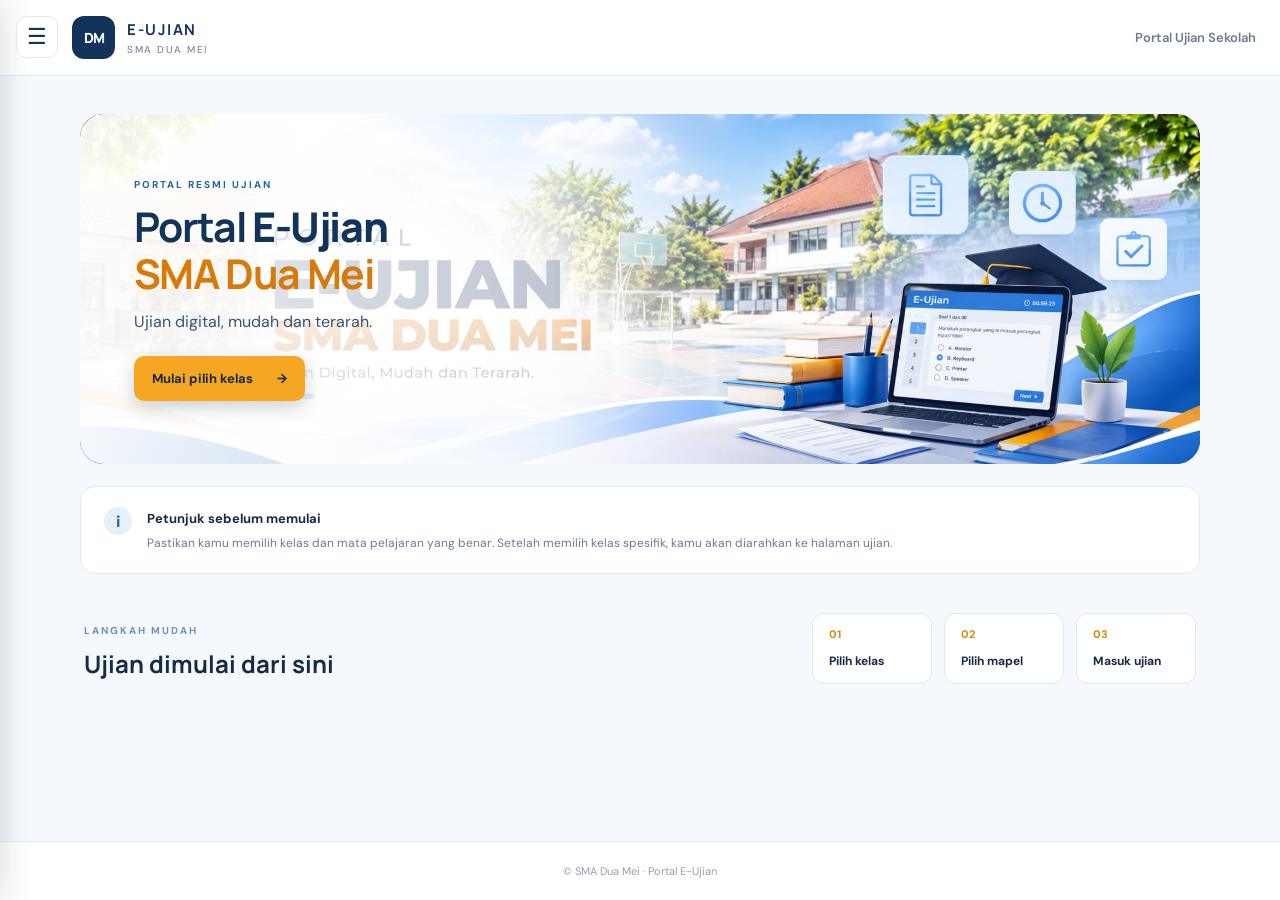
<file: index.html>
<!doctype html>
    <html lang="id">
    <head>
        <meta charset="utf-8">
        <meta name="viewport" content="width=device-width, initial-scale=1">
        <meta name="theme-color" content="#12345a">
        <title>E-Ujian SMA Dua Mei</title>
        <link rel="stylesheet" href="assets/style.css">
    </head>
    <body>
        <aside class="sidebar" id="sidebar">
            <a class="sidebar-brand" href="index.html">
                <span class="brand-mark">DM</span>
                <span>
                    <strong>E-UJIAN</strong>
                    <small>SMA DUA MEI</small>
                </span>
            </a>

            <p class="sidebar-label">MENU UTAMA</p>

            <nav class="sidebar-nav" aria-label="Menu utama">
                <a href="index.html" data-page="home">
                    <span aria-hidden="true">⌂</span> Beranda
                </a>
                <a href="kelas.html" data-page="kelas">
                    <span aria-hidden="true">▦</span> Pilih Kelas
                </a>
            </nav>

            <div class="sidebar-footer">
                Portal Ujian Sekolah
                <small>SMA Dua Mei</small>
            </div>
        </aside>

        <button
            class="sidebar-toggle"
            id="sidebarToggle"
            type="button"
            aria-label="Buka menu navigasi"
            aria-controls="sidebar"
            aria-expanded="false"
        >
            ☰
        </button>

        <div class="sidebar-backdrop" id="sidebarBackdrop"></div>

        <header class="site-header">
            <a class="brand" href="index.html">
                <span class="brand-mark">DM</span>
                <span>
                    <strong>E-UJIAN</strong>
                    <small>SMA DUA MEI</small>
                </span>
            </a>
            <span class="header-label">Portal Ujian Sekolah</span>
        </header>

        <main class="home-wrap">
        <section class="hero hero-image">
            <img
            class="hero-banner"
            src="assets/images/hero-e-ujian.jpg"
            alt="Portal E-Ujian SMA Dua Mei dengan ilustrasi sekolah dan ujian digital"
            >
            <div class="hero-overlay">
            <span class="eyebrow">PORTAL RESMI UJIAN</span>
            <h1>
                Portal <strong>E-Ujian</strong><br>
                <em>SMA Dua Mei</em>
            </h1>
            <p>Ujian digital, mudah dan terarah.</p>
            <a class="button button-orange" href="kelas.html">
                Mulai pilih kelas <span aria-hidden="true">→</span>
            </a>
            </div>
        </section>

        <section class="quick-info">
            <div class="info-icon">i</div>
            <div>
            <strong>Petunjuk sebelum memulai</strong>
            <p>
                Pastikan kamu memilih kelas dan mata pelajaran yang benar. Setelah
                memilih kelas spesifik, kamu akan diarahkan ke halaman ujian.
            </p>
            </div>
        </section>

        <section class="home-bottom">
            <div>
            <span class="eyebrow">LANGKAH MUDAH</span>
            <h2>Ujian dimulai dari sini</h2>
            </div>
            <div class="steps">
            <div><span>01</span><b>Pilih kelas</b></div>
            <div><span>02</span><b>Pilih mapel</b></div>
            <div><span>03</span><b>Masuk ujian</b></div>
            </div>
        </section>
        </main>

        <footer>© SMA Dua Mei · Portal E-Ujian</footer>

    <script src="assets/app.js"></script>
    </body>
</html>
</file>
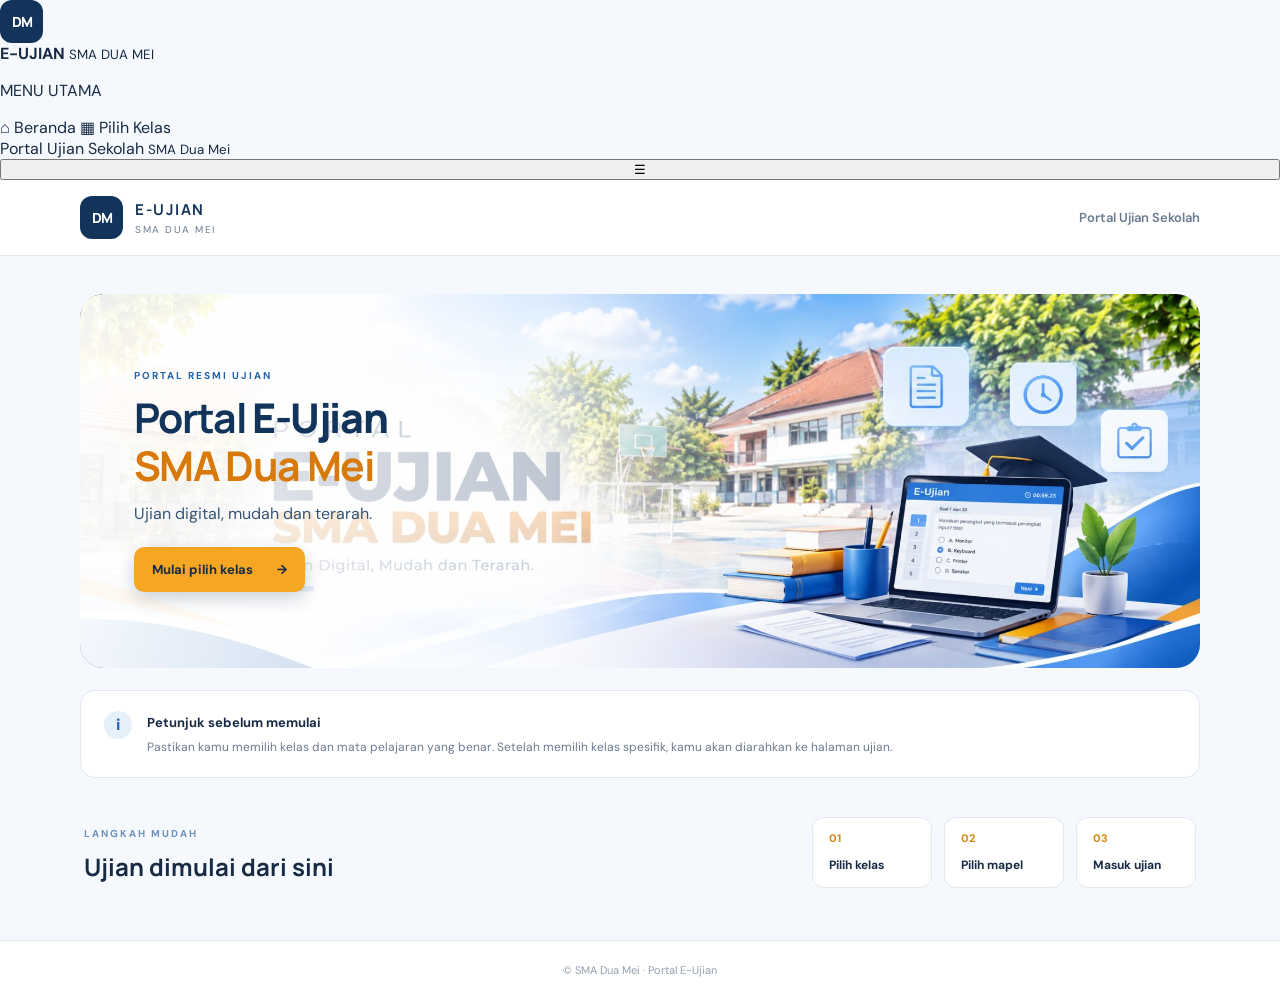
<file: e-ujian-sma/index.html>
<!doctype html>
    <html lang="id">
    <head>
        <meta charset="utf-8">
        <meta name="viewport" content="width=device-width, initial-scale=1">
        <meta name="theme-color" content="#12345a">
        <title>E-Ujian SMA Dua Mei</title>
        <link rel="stylesheet" href="assets/style.css">
    </head>
    <body>
        <aside class="sidebar" id="sidebar">
            <a href="index.html" class="sidebar-brand">
                <span class="brand-mark">DM</span>
                <span>
                    <strong>E-UJIAN</strong>
                    <small>SMA DUA MEI</small>
                </span>
            </a>

            <p class="sidebar-label">MENU UTAMA</p>

            <nav class="sidebar-nav" aria-label="Menu utama">
                <a href="index.html" data-page="home">
                    <span>⌂</span> Beranda
                </a>

                <a href="kelas.html" data-page="kelas">
                    <span>▦</span> Pilih Kelas
                </a>
            </nav>

            <div class="sidebar-footer">
                Portal Ujian Sekolah
                <small>SMA Dua Mei</small>
            </div>
        </aside>

        <button
            class="sidebar-toggle"
            id="sidebarToggle"
            aria-label="Buka menu navigasi"
            aria-controls="sidebar"
            aria-expanded="false"
        >
            ☰
        </button>

        <div class="sidebar-backdrop" id="sidebarBackdrop"></div>
        <header class="site-header">
        <a class="brand" href="index.html">
            <span class="brand-mark">DM</span>
            <span>
            <strong>E-UJIAN</strong>
            <small>SMA DUA MEI</small>
            </span>
        </a>
        <span class="header-label">Portal Ujian Sekolah</span>
        </header>

        <main class="home-wrap">
        <section class="hero hero-image">
            <img
            class="hero-banner"
            src="assets/images/hero-e-ujian.jpg"
            alt="Portal E-Ujian SMA Dua Mei dengan ilustrasi sekolah dan ujian digital"
            >
            <div class="hero-overlay">
            <span class="eyebrow">PORTAL RESMI UJIAN</span>
            <h1>
                Portal <strong>E-Ujian</strong><br>
                <em>SMA Dua Mei</em>
            </h1>
            <p>Ujian digital, mudah dan terarah.</p>
            <a class="button button-orange" href="kelas.html">
                Mulai pilih kelas <span aria-hidden="true">→</span>
            </a>
            </div>
        </section>

        <section class="quick-info">
            <div class="info-icon">i</div>
            <div>
            <strong>Petunjuk sebelum memulai</strong>
            <p>
                Pastikan kamu memilih kelas dan mata pelajaran yang benar. Setelah
                memilih kelas spesifik, kamu akan diarahkan ke halaman ujian.
            </p>
            </div>
        </section>

        <section class="home-bottom">
            <div>
            <span class="eyebrow">LANGKAH MUDAH</span>
            <h2>Ujian dimulai dari sini</h2>
            </div>
            <div class="steps">
            <div><span>01</span><b>Pilih kelas</b></div>
            <div><span>02</span><b>Pilih mapel</b></div>
            <div><span>03</span><b>Masuk ujian</b></div>
            </div>
        </section>
        </main>

        <footer>© SMA Dua Mei · Portal E-Ujian</footer>
    </body>
</html>
</file>
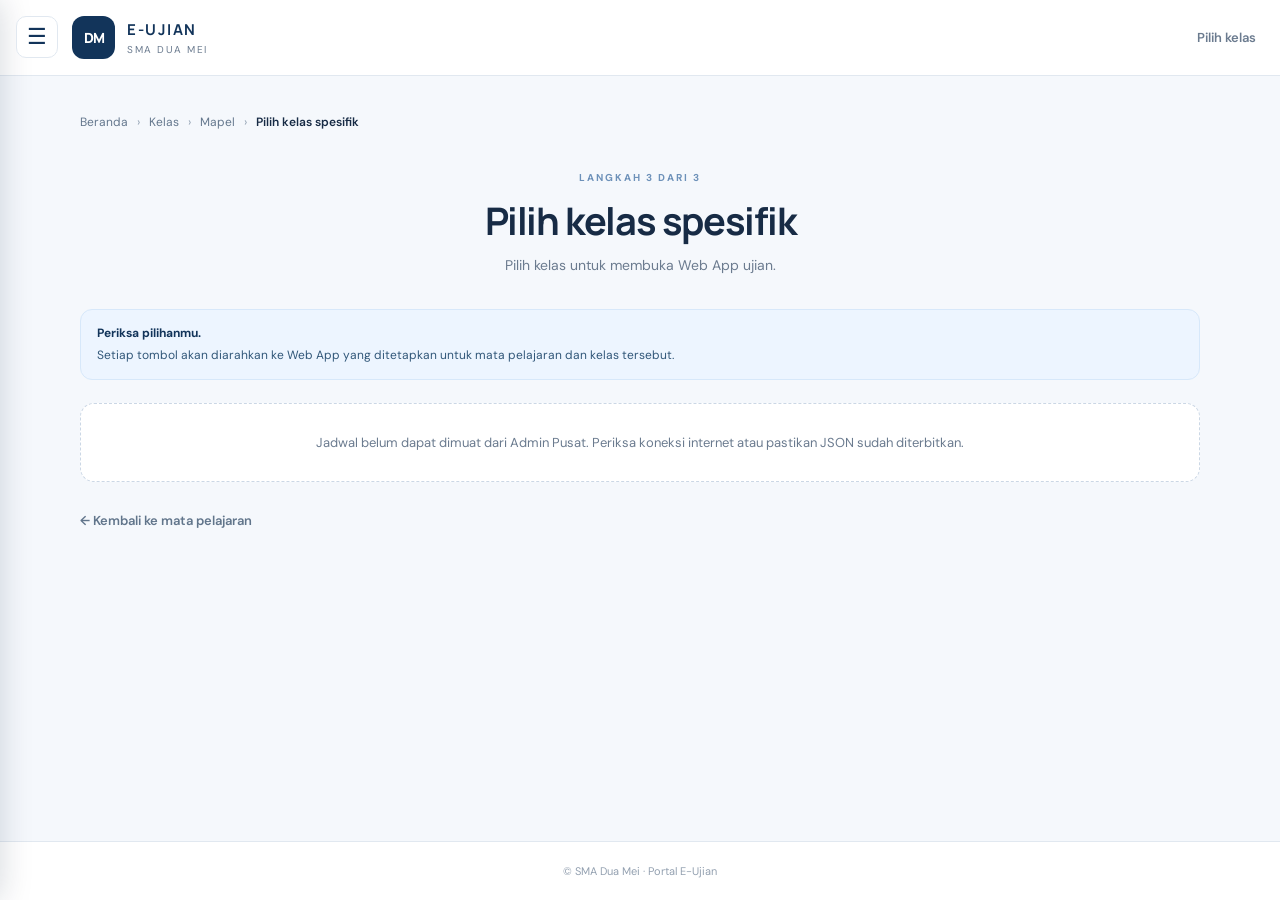
<file: kelas-spesifik.html>
<!doctype html>
<html lang="id">
  <head>
    <meta charset="utf-8">
    <meta name="viewport" content="width=device-width, initial-scale=1">
    <title>Pilih Kelas Spesifik — E-Ujian SMA Dua Mei</title>
    <link rel="stylesheet" href="assets/style.css">
  </head>
  <body>
    <aside class="sidebar" id="sidebar">
        <a href="index.html" class="sidebar-brand">
            <span class="brand-mark">DM</span>
            <span>
                <strong>E-UJIAN</strong>
                <small>SMA DUA MEI</small>
            </span>
        </a>

        <p class="sidebar-label">MENU UTAMA</p>

        <nav class="sidebar-nav" aria-label="Menu utama">
            <a href="index.html" data-page="home">
                <span>⌂</span> Beranda
            </a>

            <a href="kelas.html" data-page="kelas">
                <span>▦</span> Pilih Kelas
            </a>
        </nav>

        <div class="sidebar-footer">
            Portal Ujian Sekolah
            <small>SMA Dua Mei</small>
        </div>
    </aside>

    <button
        class="sidebar-toggle"
        id="sidebarToggle"
        aria-label="Buka menu navigasi"
        aria-controls="sidebar"
        aria-expanded="false"
    >
        ☰
    </button>

    <div class="sidebar-backdrop" id="sidebarBackdrop"></div>
    <header class="site-header">
      <a class="brand" href="index.html">
        <span class="brand-mark">DM</span>
        <span>
          <strong>E-UJIAN</strong>
          <small>SMA DUA MEI</small>
        </span>
      </a>
      <a class="header-link" href="kelas.html">Pilih kelas</a>
    </header>

    <main class="home-wrap">
      <nav class="breadcrumbs" aria-label="Breadcrumb">
        <a href="index.html">Beranda</a>
        <span>›</span>
        <a id="crumb-class-link" href="kelas.html">Kelas</a>
        <span>›</span>
        <a id="crumb-subject-link" href="mapel.html">Mapel</a>
        <span>›</span>
        <b>Pilih kelas spesifik</b>
      </nav>

      <div class="page-heading">
        <span class="eyebrow">LANGKAH 3 DARI 3</span>
        <h1 id="heading">Pilih kelas spesifik</h1>
        <p id="subheading">Pilih kelas untuk membuka Web App ujian.</p>
      </div>

      <div class="notice">
        <strong>Periksa pilihanmu.</strong> Setiap tombol akan diarahkan ke Web App yang ditetapkan untuk mata pelajaran dan kelas tersebut.
      </div>

      <section id="class-list" class="choice-grid three"></section>

      <a class="back-link" id="back-subject" href="mapel.html">← Kembali ke mata pelajaran</a>
    </main>

    <footer>© SMA Dua Mei · Portal E-Ujian</footer>
    <script src="assets/app.js"></script>
  </body>
</html>
</file>
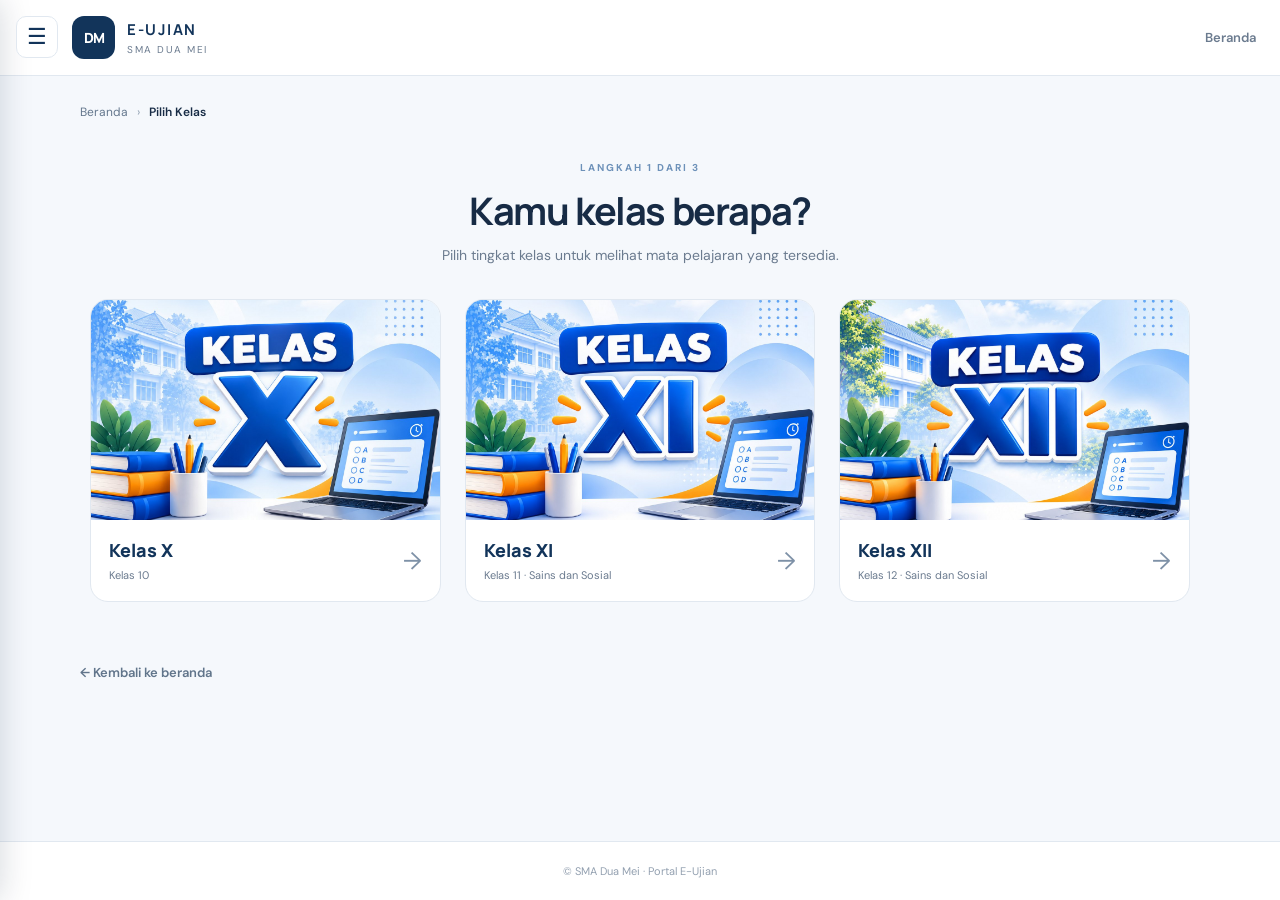
<file: kelas.html>
<!doctype html>
<html lang="id">
	<head>
		<meta charset="utf-8">
		<meta name="viewport" content="width=device-width, initial-scale=1">
		<title>Pilih Kelas — E-Ujian SMA Dua Mei</title>
		<link rel="stylesheet" href="assets/style.css">
	</head>
	<body>
        <aside class="sidebar" id="sidebar">
            <a href="index.html" class="sidebar-brand">
                <span class="brand-mark">DM</span>
                <span>
                    <strong>E-UJIAN</strong>
                    <small>SMA DUA MEI</small>
                </span>
            </a>

            <p class="sidebar-label">MENU UTAMA</p>

            <nav class="sidebar-nav" aria-label="Menu utama">
                <a href="index.html" data-page="home">
                    <span>⌂</span> Beranda
                </a>

                <a href="kelas.html" data-page="kelas">
                    <span>▦</span> Pilih Kelas
                </a>
            </nav>

            <div class="sidebar-footer">
                Portal Ujian Sekolah
                <small>SMA Dua Mei</small>
            </div>
        </aside>

        <button
            class="sidebar-toggle"
            id="sidebarToggle"
            aria-label="Buka menu navigasi"
            aria-controls="sidebar"
            aria-expanded="false"
        >
            ☰
        </button>

        <div class="sidebar-backdrop" id="sidebarBackdrop"></div>
		<header class="site-header">
			<a class="brand" href="index.html">
				<span class="brand-mark">DM</span>
				<span>
					<strong>E-UJIAN</strong>
					<small>SMA DUA MEI</small>
				</span>
			</a>
			<a class="header-link" href="index.html">Beranda</a>
		</header>

		<main class="page-wrap">
			<nav class="breadcrumbs">
				<a href="index.html">Beranda</a>
				<span>›</span>
				<b>Pilih Kelas</b>
			</nav>

			<div class="page-heading">
				<span class="eyebrow">LANGKAH 1 DARI 3</span>
				<h1>Kamu kelas berapa?</h1>
				<p>Pilih tingkat kelas untuk melihat mata pelajaran yang tersedia.</p>
			</div>

			<section class="grade-grid">
				<a class="grade-card" href="mapel.html?kelas=X">
					<img src="assets/images/kelas-x.jpg" alt="Ilustrasi Kelas X">
					<span class="grade-card-footer">
						<span>
							<b>Kelas X</b>
							<small>Kelas 10</small>
						</span>
						<span class="arrow">→</span>
					</span>
				</a>
				<a class="grade-card" href="mapel.html?kelas=XI">
					<img src="assets/images/kelas-xi.jpg" alt="Ilustrasi Kelas XI">
					<span class="grade-card-footer">
						<span>
							<b>Kelas XI</b>
							<small>Kelas 11 · Sains dan Sosial</small>
						</span>
						<span class="arrow">→</span>
					</span>
				</a>
				<a class="grade-card" href="mapel.html?kelas=XII">
					<img src="assets/images/kelas-xii.jpg" alt="Ilustrasi Kelas XII">
					<span class="grade-card-footer">
						<span>
							<b>Kelas XII</b>
							<small>Kelas 12 · Sains dan Sosial</small>
						</span>
						<span class="arrow">→</span>
					</span>
				</a>
			</section>

			<a class="back-link" href="index.html">← Kembali ke beranda</a>
		</main>

		<footer>© SMA Dua Mei · Portal E-Ujian</footer>
		<script src="assets/app.js"></script>
	</body>
</html>
</file>
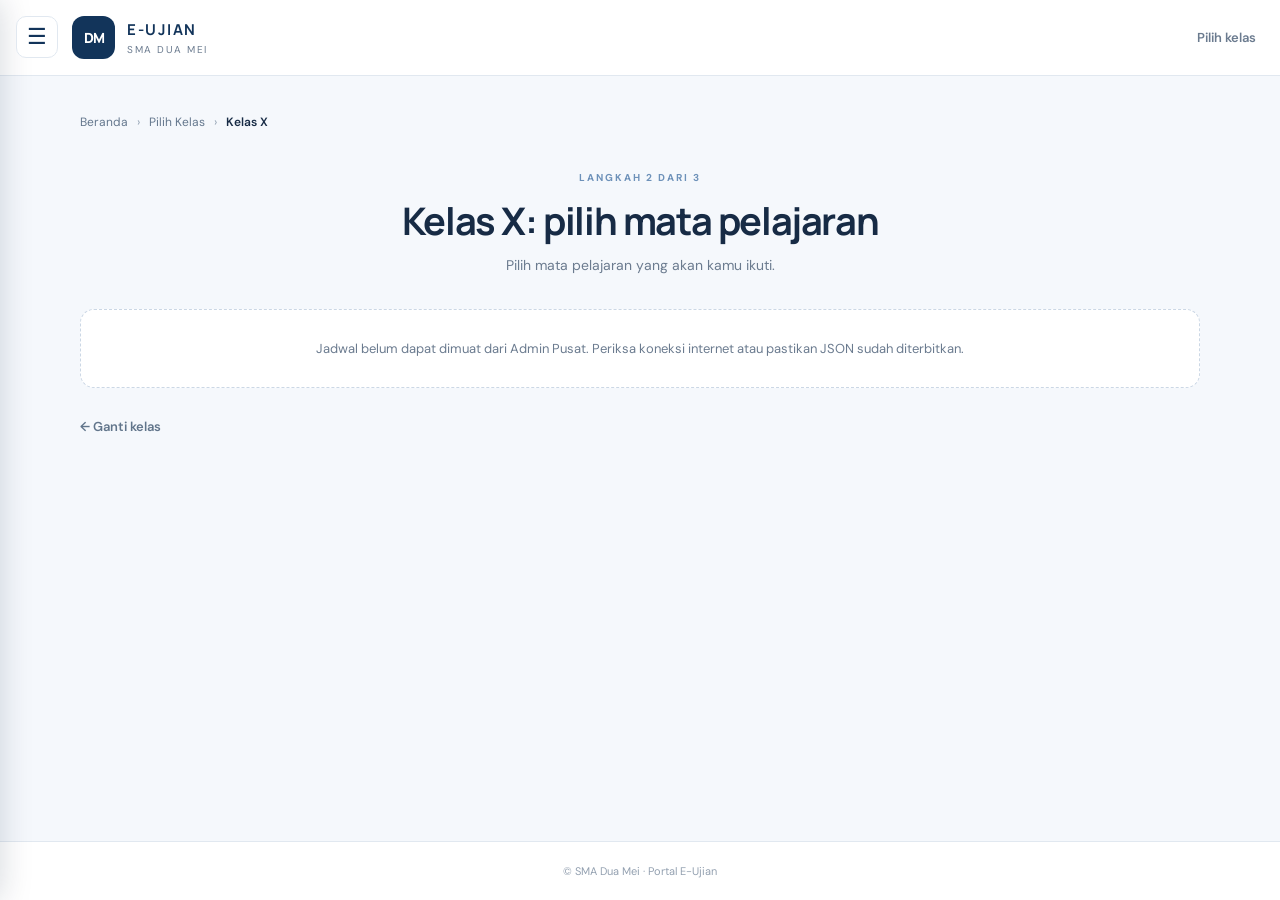
<file: mapel.html>
<!doctype html>
<html lang="id">
    <head>
        <meta charset="utf-8">
        <meta name="viewport" content="width=device-width, initial-scale=1">
        <title>Pilih Mata Pelajaran — E-Ujian SMA Dua Mei</title>
        <link rel="stylesheet" href="assets/style.css">
    </head>
    <body>
        <aside class="sidebar" id="sidebar">
            <a href="index.html" class="sidebar-brand">
                <span class="brand-mark">DM</span>
                <span>
                    <strong>E-UJIAN</strong>
                    <small>SMA DUA MEI</small>
                </span>
            </a>

            <p class="sidebar-label">MENU UTAMA</p>

            <nav class="sidebar-nav" aria-label="Menu utama">
                <a href="index.html" data-page="home">
                    <span>⌂</span> Beranda
                </a>

                <a href="kelas.html" data-page="kelas">
                    <span>▦</span> Pilih Kelas
                </a>
            </nav>

            <div class="sidebar-footer">
                Portal Ujian Sekolah
                <small>SMA Dua Mei</small>
            </div>
        </aside>

        <button
            class="sidebar-toggle"
            id="sidebarToggle"
            aria-label="Buka menu navigasi"
            aria-controls="sidebar"
            aria-expanded="false"
        >
            ☰
        </button>

        <div class="sidebar-backdrop" id="sidebarBackdrop"></div>
        <header class="site-header">
        <a class="brand" href="index.html" aria-label="Beranda E-Ujian">
            <span class="brand-mark">DM</span>
            <span>
            <strong>E-UJIAN</strong>
            <small>SMA DUA MEI</small>
            </span>
        </a>
        <a class="header-link" href="kelas.html">Pilih kelas</a>
        </header>

        <main class="home-wrap">
        <nav class="breadcrumbs" aria-label="Breadcrumb">
            <a href="index.html">Beranda</a>
            <span>›</span>
            <a href="kelas.html">Pilih Kelas</a>
            <span>›</span>
            <b id="crumb-class">Mata Pelajaran</b>
        </nav>

        <div class="page-heading">
            <span class="eyebrow">LANGKAH 2 DARI 3</span>
            <h1 id="heading">Pilih mata pelajaran</h1>
            <p>Pilih mata pelajaran yang akan kamu ikuti.</p>
        </div>

        <div id="group-note" class="notice hidden" aria-live="polite"></div>
        <div id="subject-list" class="subject-list" aria-live="polite"></div>

        <a class="back-link" href="kelas.html">← Ganti kelas</a>
        </main>

        <footer>© SMA Dua Mei · Portal E-Ujian</footer>
        <script src="assets/app.js"></script>
    </body>
 </html>
</file>
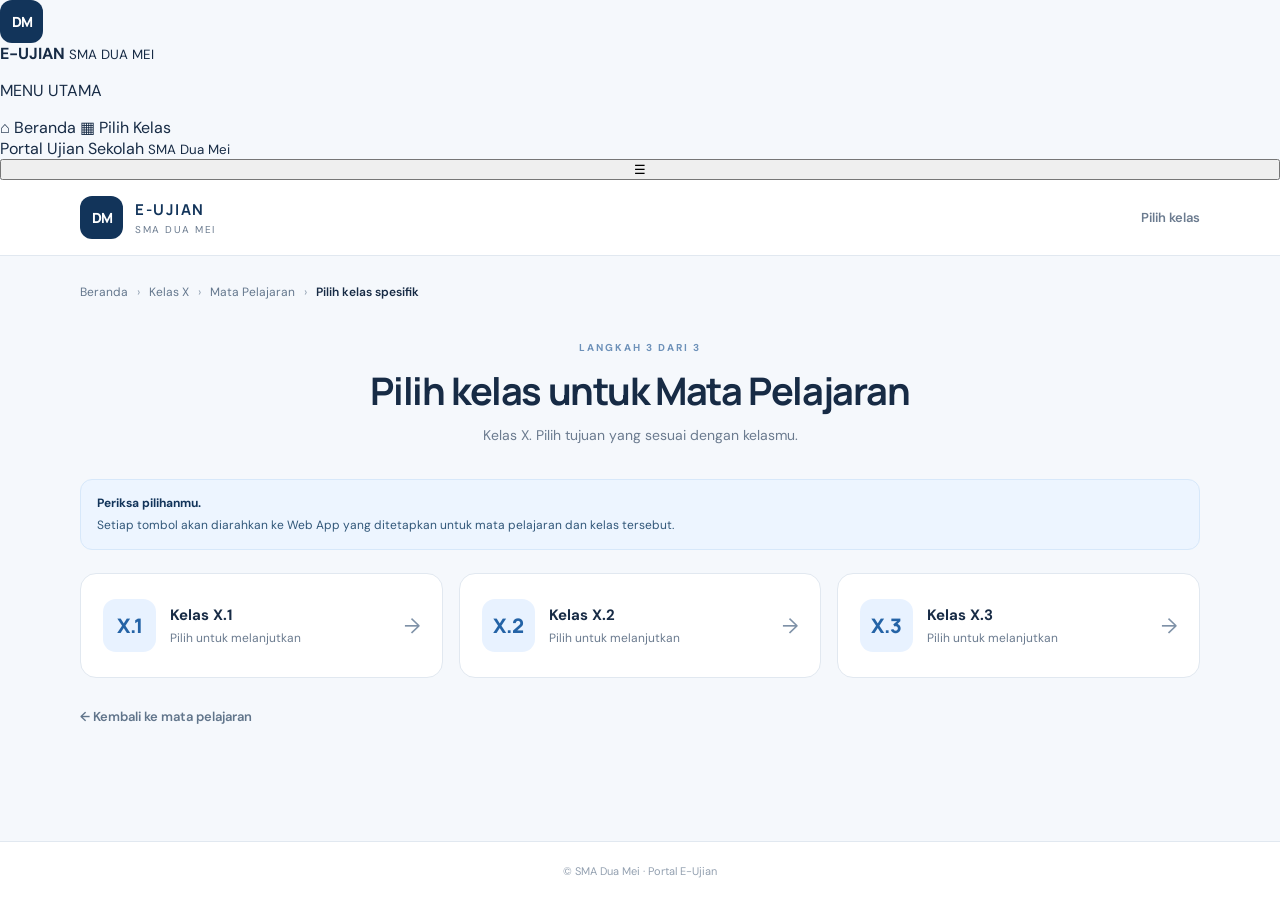
<file: e-ujian-sma/kelas-spesifik.html>
<!doctype html>
<html lang="id">
  <head>
    <meta charset="utf-8">
    <meta name="viewport" content="width=device-width, initial-scale=1">
    <title>Pilih Kelas Spesifik — E-Ujian SMA Dua Mei</title>
    <link rel="stylesheet" href="assets/style.css">
  </head>
  <body>
    <aside class="sidebar" id="sidebar">
        <a href="index.html" class="sidebar-brand">
            <span class="brand-mark">DM</span>
            <span>
                <strong>E-UJIAN</strong>
                <small>SMA DUA MEI</small>
            </span>
        </a>

        <p class="sidebar-label">MENU UTAMA</p>

        <nav class="sidebar-nav" aria-label="Menu utama">
            <a href="index.html" data-page="home">
                <span>⌂</span> Beranda
            </a>

            <a href="kelas.html" data-page="kelas">
                <span>▦</span> Pilih Kelas
            </a>
        </nav>

        <div class="sidebar-footer">
            Portal Ujian Sekolah
            <small>SMA Dua Mei</small>
        </div>
    </aside>

    <button
        class="sidebar-toggle"
        id="sidebarToggle"
        aria-label="Buka menu navigasi"
        aria-controls="sidebar"
        aria-expanded="false"
    >
        ☰
    </button>

    <div class="sidebar-backdrop" id="sidebarBackdrop"></div>
    <header class="site-header">
      <a class="brand" href="index.html">
        <span class="brand-mark">DM</span>
        <span>
          <strong>E-UJIAN</strong>
          <small>SMA DUA MEI</small>
        </span>
      </a>
      <a class="header-link" href="kelas.html">Pilih kelas</a>
    </header>

    <main class="page-wrap">
      <nav class="breadcrumbs" aria-label="Breadcrumb">
        <a href="index.html">Beranda</a>
        <span>›</span>
        <a id="crumb-class-link" href="kelas.html">Kelas</a>
        <span>›</span>
        <a id="crumb-subject-link" href="mapel.html">Mapel</a>
        <span>›</span>
        <b>Pilih kelas spesifik</b>
      </nav>

      <div class="page-heading">
        <span class="eyebrow">LANGKAH 3 DARI 3</span>
        <h1 id="heading">Pilih kelas spesifik</h1>
        <p id="subheading">Pilih kelas untuk membuka Web App ujian.</p>
      </div>

      <div class="notice">
        <strong>Periksa pilihanmu.</strong> Setiap tombol akan diarahkan ke Web App yang ditetapkan untuk mata pelajaran dan kelas tersebut.
      </div>

      <section id="class-list" class="choice-grid three"></section>

      <a class="back-link" id="back-subject" href="mapel.html">← Kembali ke mata pelajaran</a>
    </main>

    <footer>© SMA Dua Mei · Portal E-Ujian</footer>
    <script src="assets/app.js"></script>
  </body>
</html>
</file>
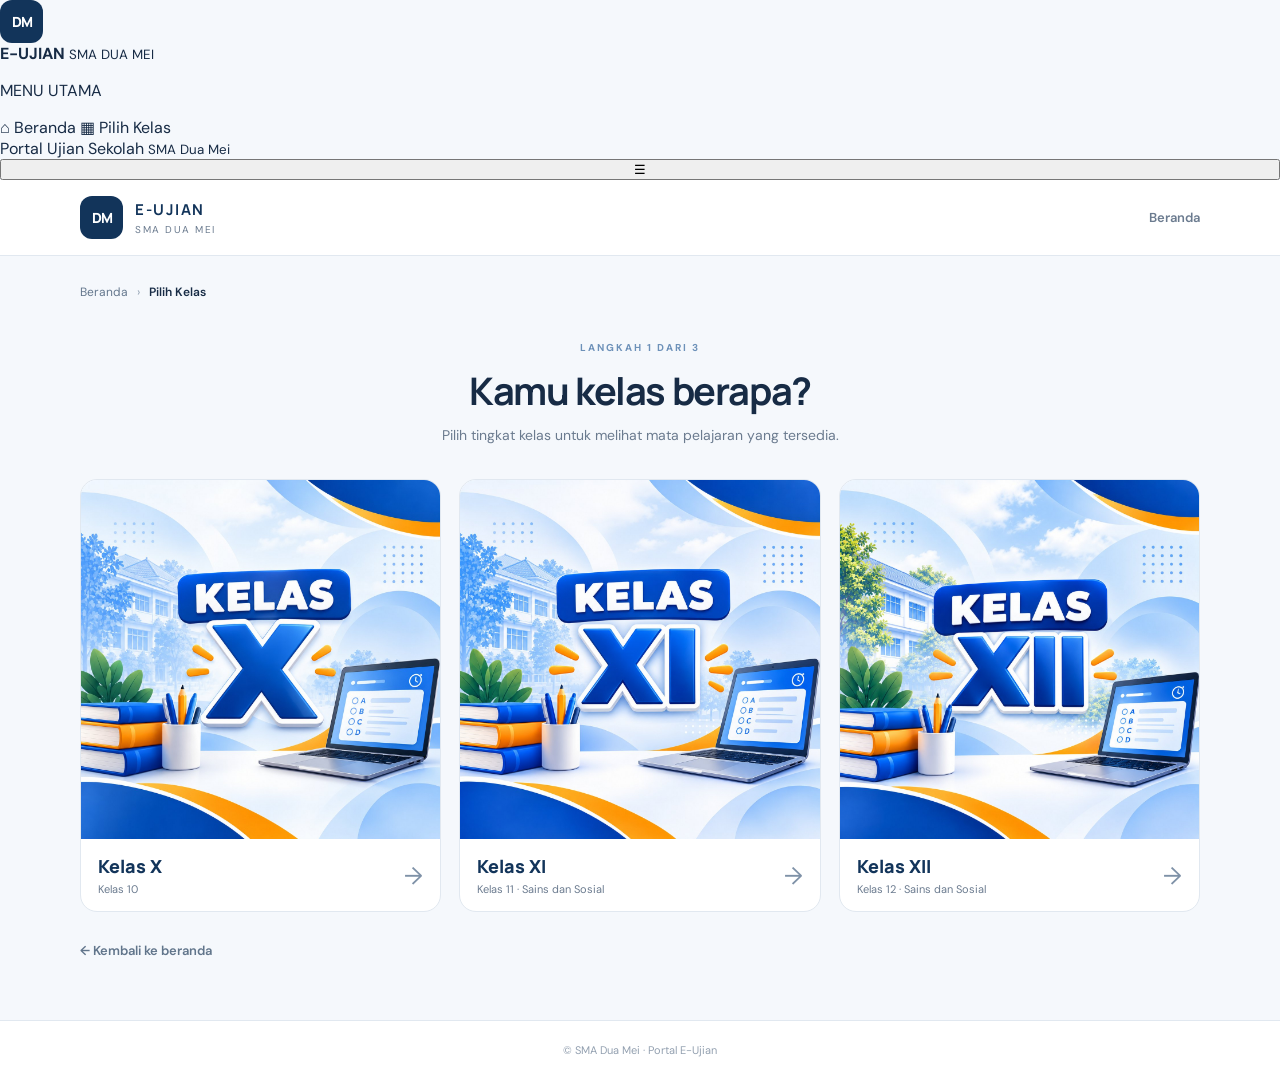
<file: e-ujian-sma/kelas.html>
<!doctype html>
<html lang="id">
	<head>
		<meta charset="utf-8">
		<meta name="viewport" content="width=device-width, initial-scale=1">
		<title>Pilih Kelas — E-Ujian SMA Dua Mei</title>
		<link rel="stylesheet" href="assets/style.css">
	</head>
	<body>
        <aside class="sidebar" id="sidebar">
            <a href="index.html" class="sidebar-brand">
                <span class="brand-mark">DM</span>
                <span>
                    <strong>E-UJIAN</strong>
                    <small>SMA DUA MEI</small>
                </span>
            </a>

            <p class="sidebar-label">MENU UTAMA</p>

            <nav class="sidebar-nav" aria-label="Menu utama">
                <a href="index.html" data-page="home">
                    <span>⌂</span> Beranda
                </a>

                <a href="kelas.html" data-page="kelas">
                    <span>▦</span> Pilih Kelas
                </a>
            </nav>

            <div class="sidebar-footer">
                Portal Ujian Sekolah
                <small>SMA Dua Mei</small>
            </div>
        </aside>

        <button
            class="sidebar-toggle"
            id="sidebarToggle"
            aria-label="Buka menu navigasi"
            aria-controls="sidebar"
            aria-expanded="false"
        >
            ☰
        </button>

        <div class="sidebar-backdrop" id="sidebarBackdrop"></div>
		<header class="site-header">
			<a class="brand" href="index.html">
				<span class="brand-mark">DM</span>
				<span>
					<strong>E-UJIAN</strong>
					<small>SMA DUA MEI</small>
				</span>
			</a>
			<a class="header-link" href="index.html">Beranda</a>
		</header>

		<main class="page-wrap">
			<nav class="breadcrumbs">
				<a href="index.html">Beranda</a>
				<span>›</span>
				<b>Pilih Kelas</b>
			</nav>

			<div class="page-heading">
				<span class="eyebrow">LANGKAH 1 DARI 3</span>
				<h1>Kamu kelas berapa?</h1>
				<p>Pilih tingkat kelas untuk melihat mata pelajaran yang tersedia.</p>
			</div>

			<section class="grade-grid">
				<a class="grade-card" href="mapel.html?kelas=X">
					<img src="assets/images/kelas-x.jpg" alt="Ilustrasi Kelas X">
					<span class="grade-card-footer">
						<span>
							<b>Kelas X</b>
							<small>Kelas 10</small>
						</span>
						<span class="arrow">→</span>
					</span>
				</a>
				<a class="grade-card" href="mapel.html?kelas=XI">
					<img src="assets/images/kelas-xi.jpg" alt="Ilustrasi Kelas XI">
					<span class="grade-card-footer">
						<span>
							<b>Kelas XI</b>
							<small>Kelas 11 · Sains dan Sosial</small>
						</span>
						<span class="arrow">→</span>
					</span>
				</a>
				<a class="grade-card" href="mapel.html?kelas=XII">
					<img src="assets/images/kelas-xii.jpg" alt="Ilustrasi Kelas XII">
					<span class="grade-card-footer">
						<span>
							<b>Kelas XII</b>
							<small>Kelas 12 · Sains dan Sosial</small>
						</span>
						<span class="arrow">→</span>
					</span>
				</a>
			</section>

			<a class="back-link" href="index.html">← Kembali ke beranda</a>
		</main>

		<footer>© SMA Dua Mei · Portal E-Ujian</footer>
	</body>
</html>
</file>
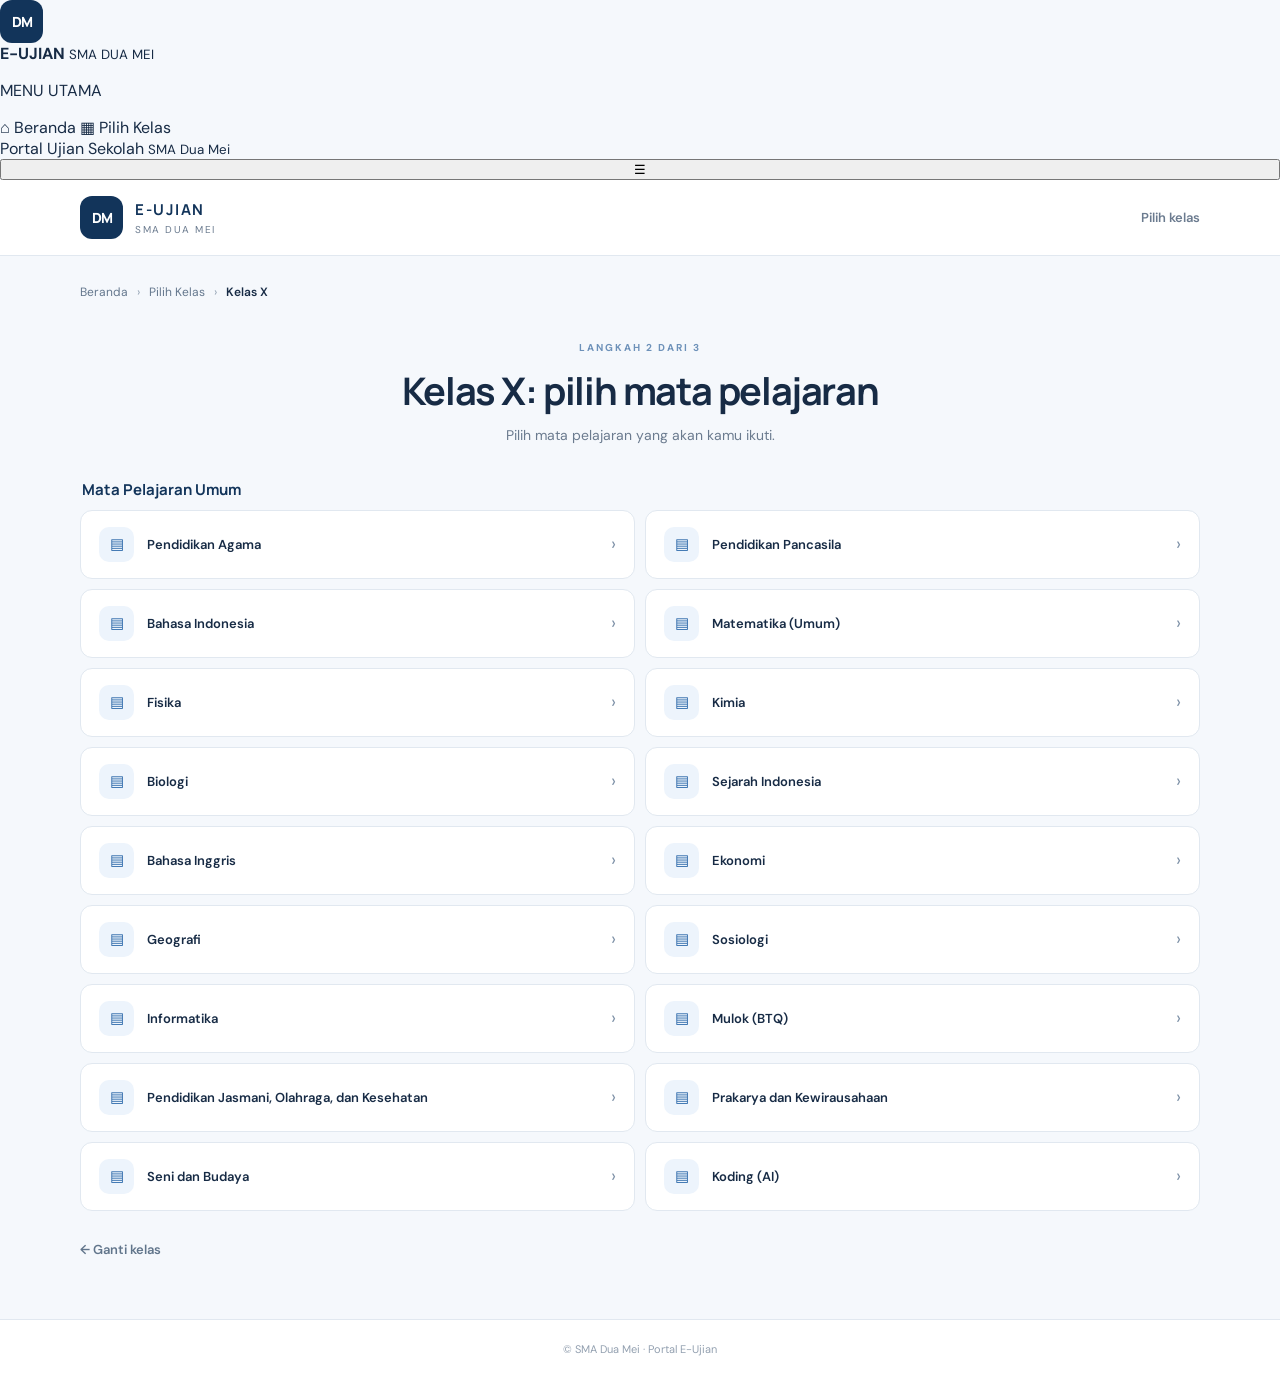
<file: e-ujian-sma/mapel.html>
<!doctype html>
<html lang="id">
    <head>
        <meta charset="utf-8">
        <meta name="viewport" content="width=device-width, initial-scale=1">
        <title>Pilih Mata Pelajaran — E-Ujian SMA Dua Mei</title>
        <link rel="stylesheet" href="assets/style.css">
    </head>
    <body>
        <aside class="sidebar" id="sidebar">
            <a href="index.html" class="sidebar-brand">
                <span class="brand-mark">DM</span>
                <span>
                    <strong>E-UJIAN</strong>
                    <small>SMA DUA MEI</small>
                </span>
            </a>

            <p class="sidebar-label">MENU UTAMA</p>

            <nav class="sidebar-nav" aria-label="Menu utama">
                <a href="index.html" data-page="home">
                    <span>⌂</span> Beranda
                </a>

                <a href="kelas.html" data-page="kelas">
                    <span>▦</span> Pilih Kelas
                </a>
            </nav>

            <div class="sidebar-footer">
                Portal Ujian Sekolah
                <small>SMA Dua Mei</small>
            </div>
        </aside>

        <button
            class="sidebar-toggle"
            id="sidebarToggle"
            aria-label="Buka menu navigasi"
            aria-controls="sidebar"
            aria-expanded="false"
        >
            ☰
        </button>

        <div class="sidebar-backdrop" id="sidebarBackdrop"></div>
        <header class="site-header">
        <a class="brand" href="index.html" aria-label="Beranda E-Ujian">
            <span class="brand-mark">DM</span>
            <span>
            <strong>E-UJIAN</strong>
            <small>SMA DUA MEI</small>
            </span>
        </a>
        <a class="header-link" href="kelas.html">Pilih kelas</a>
        </header>

        <main class="page-wrap">
        <nav class="breadcrumbs" aria-label="Breadcrumb">
            <a href="index.html">Beranda</a>
            <span>›</span>
            <a href="kelas.html">Pilih Kelas</a>
            <span>›</span>
            <b id="crumb-class">Mata Pelajaran</b>
        </nav>

        <div class="page-heading">
            <span class="eyebrow">LANGKAH 2 DARI 3</span>
            <h1 id="heading">Pilih mata pelajaran</h1>
            <p>Pilih mata pelajaran yang akan kamu ikuti.</p>
        </div>

        <div id="group-note" class="notice hidden" aria-live="polite"></div>
        <div id="subject-list" class="subject-list" aria-live="polite"></div>

        <a class="back-link" href="kelas.html">← Ganti kelas</a>
        </main>

        <footer>© SMA Dua Mei · Portal E-Ujian</footer>
        <script src="assets/app.js"></script>
    </body>
 </html>
</file>
<file: assets/style.css>
@import url('https://fonts.googleapis.com/css2?family=DM+Sans:wght@400;500;600;700&family=Manrope:wght@400;500;600;700;800&display=swap');

    :root {

    --navy: #12345a;

    --navy2: #1c4b7a;

    --blue: #2463a6;

    --orange: #f5a623;

    --ink: #172b45;

    --muted: #6b7b8f;

    --line: #e1e8f0;

    --paper: #f5f8fc;

    --white: #fff;

    --green: #167443;

    }

    * {

    box-sizing: border-box;

    }

    body {

    margin: 0;

    background: var(--paper);

    color: var(--ink);

    font-family: 'DM Sans', Arial, sans-serif;

    min-height: 100vh;

    display: flex;

    flex-direction: column;

    }

    a {

    color: inherit;

    text-decoration: none;

    }

    .site-header {

    height: 76px;

    background: var(--white);

    border-bottom: 1px solid var(--line);

    padding: 0 max(24px, calc((100vw - 1120px) / 2));

    display: flex;

    align-items: center;

    justify-content: space-between;

    }

    .brand {

    display: flex;

    align-items: center;

    gap: 12px;

    }

    .brand-mark {

    display: grid;

    place-items: center;

    width: 43px;

    height: 43px;

    border-radius: 12px;

    background: var(--navy);

    color: var(--white);

    font-family: Manrope, sans-serif;

    font-weight: 800;

    font-size: 14px;

    letter-spacing: -1px;

    }

    .brand strong,

    .brand small {

    display: block;

    }

    .brand strong {

    font-family: Manrope, sans-serif;

    letter-spacing: 1.5px;

    font-size: 15px;

    color: var(--navy);

    }

    .brand small {

    font-size: 10px;

    color: var(--muted);

    letter-spacing: 1.5px;

    margin-top: 3px;

    }

    .header-label,

    .header-link {

    font-size: 13px;

    color: var(--muted);

    font-weight: 600;

    }

    .header-link:hover,

    .breadcrumbs a:hover,

    .back-link:hover {

    color: var(--blue);

    }

    .home-wrap,

    .page-wrap {

    width: min(1120px, calc(100% - 40px));

    margin: 0 auto;

    flex: 1;

    }

    .home-wrap {

    padding: 38px 0 52px;

    }

    .hero {

    min-height: 350px;

    border-radius: 24px;

    background: linear-gradient(120deg, #102e52 0%, #194c7c 100%);

    color: var(--white);

    padding: 48px 54px;

    display: grid;

    grid-template-columns: 1.15fr 0.85fr;

    align-items: center;

    overflow: hidden;

    position: relative;

    }

    .hero-copy {

    position: relative;

    z-index: 2;

    max-width: 570px;

    }

    .eyebrow {

    font-size: 10px;

    letter-spacing: 2px;

    font-weight: 700;

    color: #6d91b9;

    }

    .hero .eyebrow {

    color: #b9d6f3;

    }

    .hero h1,

    .page-heading h1 {

    font-family: Manrope, sans-serif;

    letter-spacing: -1.4px;

    line-height: 1.17;

    }

    .hero h1 {

    font-size: clamp(30px, 4vw, 46px);

    margin: 16px 0;

    }

    .hero h1 em {

    font-style: normal;

    color: #ffd17b;

    }

    .hero p {

    color: #d7e4f2;

    line-height: 1.7;

    max-width: 480px;

    font-size: 15px;

    margin: 0 0 26px;

    }

    .button {

    display: inline-flex;

    align-items: center;

    gap: 24px;

    border: 0;

    border-radius: 10px;

    padding: 14px 18px;

    font-weight: 700;

    font-size: 13px;

    cursor: pointer;

    transition: transform 0.18s ease, background-color 0.18s ease, box-shadow 0.18s ease;

    }

    .button-orange {

    background: var(--orange);

    color: #172b45;

    box-shadow: 0 6px 18px rgba(7, 28, 54, 0.2);

    }

    .button-orange:hover {

    background: #ffc04c;

    transform: translateY(-1px);

    }

    .hero-art {

    height: 260px;

    position: relative;

    display: grid;

    place-items: center;

    }

    .art-circle {

    position: absolute;

    border-radius: 50%;

    border: 1px solid rgba(255, 255, 255, 0.15);

    }

    .circle-one {

    width: 290px;

    height: 290px;

    }

    .circle-two {

    width: 220px;

    height: 220px;

    }

    .exam-card {

    position: relative;

    z-index: 1;

    background: white;

    color: var(--ink);

    padding: 25px 23px;

    border-radius: 17px;

    width: min(280px, 100%);

    box-shadow: 0 20px 45px #06172d44;

    transform: rotate(3deg);

    }

    .card-icon {

    display: grid;

    place-items: center;

    width: 39px;

    height: 39px;

    background: #e1f5e8;

    color: var(--green);

    border-radius: 11px;

    font-size: 23px;

    font-weight: bold;

    margin-bottom: 17px;

    }

    .exam-card b,

    .exam-card small {

    display: block;

    }

    .exam-card b {

    font-family: Manrope, sans-serif;

    font-size: 15px;

    }

    .exam-card small {

    color: var(--muted);

    font-size: 11px;

    margin-top: 6px;

    }

    .fake-line {

    height: 7px;

    background: #e9eff6;

    border-radius: 8px;

    margin-top: 21px;

    }

    .fake-line.short {

    width: 65%;

    margin-top: 9px;

    }

    .floating-star {

    position: absolute;

    right: 7%;

    top: 15%;

    font-size: 32px;

    color: #ffd17b;

    }

    .quick-info {

    display: flex;

    gap: 15px;

    align-items: flex-start;

    background: white;

    border: 1px solid var(--line);

    padding: 20px 23px;

    border-radius: 15px;

    margin-top: 22px;

    }

    .info-icon {

    flex: 0 0 28px;

    height: 28px;

    display: grid;

    place-items: center;

    border-radius: 50%;

    background: #e6f0fb;

    color: var(--blue);

    font-weight: 800;

    }

    .quick-info strong {

    font-size: 13px;

    }

    .quick-info p {

    margin: 6px 0 0;

    color: var(--muted);

    font-size: 12px;

    line-height: 1.6;

    }

    .home-bottom {

    display: flex;

    align-items: center;

    justify-content: space-between;

    gap: 30px;

    padding: 39px 4px 0;

    }

    .home-bottom h2 {

    font: 700 24px Manrope, sans-serif;

    margin: 8px 0 0;

    }

    .steps {

    display: flex;

    gap: 12px;

    }

    .steps div {

    background: white;

    border: 1px solid var(--line);

    padding: 13px 16px;

    border-radius: 12px;

    min-width: 120px;

    }

    .steps span {

    display: block;

    color: #d48a13;

    font-weight: 800;

    font-size: 11px;

    margin-bottom: 8px;

    }

    .steps b {

    font-size: 12px;

    }

    .page-wrap {

    padding: 28px 0 60px;

    }

    .breadcrumbs {

    display: flex;

    gap: 9px;

    align-items: center;

    color: #91a0b1;

    font-size: 12px;

    margin-bottom: 35px;

    }

    .breadcrumbs a {

    color: #64778d;

    }

    .breadcrumbs b {

    color: var(--ink);

    font-weight: 600;

    }

    .page-heading {

    text-align: center;

    margin: 0 auto 32px;

    max-width: 620px;

    }

    .page-heading h1 {

    font-size: clamp(28px, 4vw, 38px);

    margin: 12px 0;

    }

    .page-heading p {

    color: var(--muted);

    font-size: 14px;

    line-height: 1.6;

    margin: 0;

    }

    .choice-grid {

    display: grid;

    gap: 16px;

    }

    .choice-grid.three {

    grid-template-columns: repeat(3, minmax(0, 1fr));

    }

    .choice-card {

    display: flex;

    align-items: center;

    gap: 14px;

    padding: 22px;

    background: white;

    border: 1px solid var(--line);

    border-radius: 16px;

    transition: 0.18s ease;

    min-height: 105px;

    }

    .choice-card:hover {

    border-color: #91b9e3;

    box-shadow: 0 9px 24px #16395b0d;

    transform: translateY(-2px);

    }

    .choice-symbol {

    width: 53px;

    height: 53px;

    display: grid;

    place-items: center;

    flex-shrink: 0;

    background: #e8f2ff;

    color: var(--blue);

    border-radius: 13px;

    font-family: Manrope, sans-serif;

    font-weight: 800;

    font-size: 20px;

    }

    .choice-content {

    flex: 1;

    }

    .choice-content b,

    .choice-content small {

    display: block;

    }

    .choice-content b {

    font-size: 15px;

    }

    .choice-content small {

    font-size: 12px;

    color: var(--muted);

    margin-top: 5px;

    }

    .arrow {

    font-size: 21px;

    color: #7e91a7;

    }

    .back-link {

    display: inline-block;

    color: #61758b;

    font-size: 13px;

    font-weight: 600;

    margin-top: 30px;

    }

    .subject-list {

    display: grid;

    grid-template-columns: repeat(2, minmax(0, 1fr));

    gap: 10px;

    }

    .subject-link {

    display: flex;

    align-items: center;

    gap: 13px;

    background: #fff;

    border: 1px solid var(--line);

    border-radius: 12px;

    padding: 16px 18px;

    min-height: 65px;

    transition: 0.18s;

    }

    .subject-link:hover {

    border-color: #91b9e3;

    background: #fbfdff;

    }

    .subject-icon {

    display: grid;

    place-items: center;

    width: 35px;

    height: 35px;

    border-radius: 10px;

    background: #edf4fc;

    color: var(--blue);

    font-size: 15px;

    }

    .subject-link b {

    font-size: 13px;

    font-weight: 600;

    flex: 1;

    }

    .subject-link .arrow {

    font-size: 18px;

    }

    .notice {

    background: #edf5ff;

    border: 1px solid #d7e8fa;

    color: #315779;

    border-radius: 12px;

    padding: 14px 16px;

    font-size: 12px;

    line-height: 1.65;

    margin: 0 0 23px;

    }

    .notice strong {

    display: block;

    color: var(--navy);

    margin-bottom: 2px;

    }

    .hidden {

    display: none !important;

    }

    .empty-state {

    text-align: center;

    background: white;

    border: 1px dashed #cbd7e5;

    border-radius: 14px;

    padding: 30px;

    color: var(--muted);

    font-size: 13px;

    grid-column: 1 / -1;

    }

    footer {

    text-align: center;

    padding: 22px 16px;

    color: #93a0b0;

    font-size: 11px;

    border-top: 1px solid var(--line);

    background: #fff;

    }

    @media (max-width: 760px) {

    .site-header {

        height: 68px;

        padding: 0 20px;

    }

    .header-label {

        display: none;

    }

    .home-wrap,

    .page-wrap {

        width: calc(100% - 32px);

    }

    .home-wrap {

        padding: 20px 0 35px;

    }

    .hero {

        padding: 32px 25px 25px;

        grid-template-columns: 1fr;

        min-height: auto;

    }

    .hero h1 {

        font-size: 34px;

    }

    .hero-art {

        height: 190px;

        margin-top: 12px;

    }

    .circle-one {

        width: 210px;

        height: 210px;

    }

    .circle-two {

        width: 160px;

        height: 160px;

    }

    .exam-card {

        width: 240px;

        padding: 18px;

    }

    .floating-star {

        right: 9%;

        top: 5%;

    }

    .home-bottom {

        align-items: flex-start;

        flex-direction: column;

        padding-top: 30px;

        gap: 18px;

    }

    .steps {

        width: 100%;

        gap: 8px;

    }

    .steps div {

        flex: 1;

        min-width: 0;

        padding: 12px 10px;

    }

    .steps b {

        font-size: 11px;

    }

    .page-wrap {

        padding-top: 22px;

    }

    .breadcrumbs {

        margin-bottom: 28px;

        flex-wrap: wrap;

    }

    .choice-grid.three {

        grid-template-columns: 1fr;

    }

    .choice-card {

        min-height: 86px;

        padding: 16px;

    }

    .page-heading {

        margin-bottom: 25px;

    }

    .subject-list {

        grid-template-columns: 1fr;

    }

    .quick-info {

        padding: 16px;

    }

    .page-heading h1 {

        letter-spacing: -0.8px;

    }

    }

    @media (prefers-reduced-motion: reduce) {

    * {

        transition: none !important;

    }

    }

    .subject-section-title {

    grid-column: 1 / -1;

    font: 700 15px Manrope, sans-serif;

    margin: 18px 0 0;

    padding: 0 2px;

    color: var(--navy);

    }

    .subject-section-title:first-child {

    margin-top: 0;

    }

    .subject-section-title:not(:first-child) {

    padding-top: 16px;

    border-top: 1px solid var(--line);

    }

    */* Visual assets dari desain E-Ujian SMA Dua Mei */*

    .hero-image {

    padding: 0;

    min-height: 0;

    display: block;

    background: #eaf4ff;

    color: var(--navy);

    position: relative;

    aspect-ratio: 2048 / 683;

    max-height: 430px;

    }

    .hero-banner {

    display: block;

    width: 100%;

    height: 100%;

    object-fit: cover;

    position: absolute;

    inset: 0;

    }

    .hero-overlay {

    position: absolute;

    inset: 0;

    display: flex;

    flex-direction: column;

    justify-content: center;

    align-items: flex-start;

    padding: clamp(22px, 4.2vw, 58px);

    max-width: 62%;

    background: linear-gradient(90deg, rgba(255, 255, 255, 0.94), rgba(255, 255, 255, 0.72) 68%, transparent);

    }

    .hero-overlay .eyebrow {

    color: #2463a6;

    }

    .hero-overlay h1 {

    font-size: clamp(25px, 3.2vw, 43px);

    color: #12345a;

    margin: 12px 0 10px;

    }

    .hero-overlay h1 strong {

    font-weight: 800;

    }

    .hero-overlay h1 em {

    color: #d8790b;

    }

    .hero-overlay p {

    color: #345577;

    margin: 0 0 20px;

    font-size: clamp(12px, 1.3vw, 16px);

    }

    .grade-grid {

    display: grid;

    grid-template-columns: repeat(3, minmax(0, 1fr));

    gap: 18px;

    }

    .grade-card {

    display: block;

    background: #fff;

    border: 1px solid var(--line);

    border-radius: 17px;

    overflow: hidden;

    transition: transform 0.18s ease, box-shadow 0.18s ease, border-color 0.18s ease;

    }

    .grade-card:hover {

    transform: translateY(-3px);

    border-color: #91b9e3;

    box-shadow: 0 12px 28px #16395b16;

    }

    .grade-card img {

    width: 100%;

    aspect-ratio: 1 / 1;

    object-fit: cover;

    display: block;

    background: #e8f2ff;

    }

    .grade-card-footer {

    display: flex;

    align-items: center;

    justify-content: space-between;

    gap: 8px;

    padding: 15px 17px;

    }

    .grade-card-footer b,

    .grade-card-footer small {

    display: block;

    }

    .grade-card-footer b {

    font: 800 18px Manrope, sans-serif;

    color: var(--navy);

    }

    .grade-card-footer small {

    font-size: 11px;

    color: var(--muted);

    margin-top: 4px;

    }

    .grade-card-footer .arrow {

    font-size: 24px;

    }

    @media (max-width: 760px) {

    .hero-image {

        aspect-ratio: 1.45;

        min-height: 260px;

    }

    .hero-overlay {

        max-width: 76%;

        padding: 20px;

        background: linear-gradient(90deg, rgba(255, 255, 255, 0.96), rgba(255, 255, 255, 0.8) 75%, transparent);

    }

    .hero-overlay h1 {

        font-size: clamp(24px, 6vw, 34px);

    }

    .hero-overlay p {

        max-width: 220px;

    }

    .grade-grid {

        grid-template-columns: 1fr;

        gap: 13px;

    }

    .grade-card {

        display: grid;

        grid-template-columns: 112px 1fr;

        align-items: center;

    }

    .grade-card img {

        height: 112px;

        aspect-ratio: 1 / 1;

    }

    .grade-card-footer {

        padding: 12px;

    }

    }

    */* ===== SIDEBAR E-UJIAN ===== */*

    .sidebar {

    position: fixed;

    top: 0;

    left: 0;

    bottom: 0;

    width: 245px;

    padding: 24px 16px;

    background: #12345a;

    color: #fff;

    display: flex;

    flex-direction: column;

    z-index: 1000;

    overflow-y: auto;

    }

    .sidebar-brand {

    display: flex;

    align-items: center;

    gap: 12px;

    padding: 0 8px 28px;

    color: #fff;

    }

    .sidebar-brand strong,

    .sidebar-brand small {

    display: block;

    }

    .sidebar-brand strong {

    font-family: Manrope, sans-serif;

    font-size: 15px;

    letter-spacing: 1px;

    }

    .sidebar-brand small {

    margin-top: 4px;

    color: #b9d6f3;

    font-size: 10px;

    letter-spacing: 1px;

    }

    .sidebar-label {

    padding: 0 12px;

    color: #9eb8d5;

    font-size: 10px;

    font-weight: 700;

    letter-spacing: 1.5px;

    }

    .sidebar-nav {

    display: grid;

    gap: 7px;

    }

    .sidebar-nav a {

    display: flex;

    align-items: center;

    gap: 12px;

    padding: 13px 14px;

    border-radius: 10px;

    color: #dce8f5;

    font-size: 13px;

    font-weight: 600;

    }

    .sidebar-nav a span {

    width: 22px;

    text-align: center;

    font-size: 19px;

    }

    .sidebar-nav a:hover,

    .sidebar-nav a.active {

    background: #2463a6;

    color: #fff;

    }

    .sidebar-footer {

    margin-top: auto;

    padding: 16px 10px 0;

    border-top: 1px solid #ffffff25;

    font-size: 11px;

    color: #dce8f5;

    }

    .sidebar-footer small {

    display: block;

    margin-top: 5px;

    color: #9eb8d5;

    }

/* =====
   Layout responsif dan sidebar
   Sidebar tersembunyi pada semua ukuran layar.
   Tombol hamburger digunakan untuk membuka sidebar.
   ========================================================= */

.site-header,
.home-wrap,
.page-wrap,
body > footer {
    margin-left: 0;
}

.home-wrap,
.page-wrap {
    width: min(1120px, calc(100% - 48px));
    margin-left: auto;
    margin-right: auto;
    box-sizing: border-box;
}

.home-wrap {
    padding: 38px 0 52px;
}

.page-wrap {
    padding: 28px 0 60px;
}

/* Sidebar */
.sidebar {
    position: fixed;
    inset: 0 auto 0 0;
    width: 245px;
    max-width: calc(100vw - 56px);
    padding: 24px 16px;
    display: flex;
    flex-direction: column;
    overflow-y: auto;
    z-index: 1200;
    transform: translateX(-105%);
    transition: transform 0.25s ease;
}

.sidebar.is-open {
    transform: translateX(0);
}

/* Tombol hamburger */
.sidebar-toggle {
    display: grid;
    place-items: center;
    position: fixed;
    top: 17px;
    left: 16px;
    width: 42px;
    height: 42px;
    padding: 0;
    border: 1px solid var(--line);
    border-radius: 10px;
    background: #fff;
    color: var(--navy);
    font-size: 22px;
    z-index: 1300;
    cursor: pointer;
}

/* Latar saat sidebar terbuka */
.sidebar-backdrop {
    display: none;
    position: fixed;
    inset: 0;
    background: rgba(7, 28, 54, 0.4);
    z-index: 1100;
}

.sidebar-backdrop.is-visible {
    display: block;
}

/* Header memberi ruang untuk tombol hamburger */
.site-header {
    padding-left: 72px;
    padding-right: 24px;
}

/* Banner dan pilihan kelas */
.hero-image {
    width: 100%;
}

.hero-banner {
    width: 100%;
    height: 100%;
    object-fit: cover;
}

.grade-grid {
    display: grid;
    grid-template-columns: repeat(3, minmax(0, 1fr));
    gap: 24px;
    width: 100%;
    max-width: 1100px;
    margin: 32px auto;
    align-items: stretch;
}

.grade-card {
    display: flex;
    flex-direction: column;
    min-width: 0;
    overflow: hidden;
    border-radius: 18px;
    text-decoration: none;
}

.grade-card img {
    display: block;
    width: 100%;
    height: 220px;
    aspect-ratio: auto;
    object-fit: cover;
}

.grade-card-footer {
    display: flex;
    align-items: center;
    justify-content: space-between;
    gap: 12px;
    padding: 18px;
}

.grade-card-footer > span:first-child {
    min-width: 0;
}

.grade-card-footer b,
.grade-card-footer small {
    display: block;
}

.grade-card-footer small {
    margin-top: 5px;
    line-height: 1.5;
}

/* Tablet dan HP */
@media (max-width: 760px) {
    .site-header {
        height: 68px;
        padding-left: 68px;
        padding-right: 16px;
    }

    .header-label {
        display: none;
    }

    .home-wrap,
    .page-wrap {
        width: calc(100% - 32px);
        padding-left: 0;
        padding-right: 0;
    }

    .home-wrap {
        padding-top: 20px;
        padding-bottom: 35px;
    }

    .hero {
        padding: 32px 25px 25px;
        grid-template-columns: 1fr;
        min-height: auto;
    }

    .hero h1 {
        font-size: 34px;
    }

    .hero-art {
        height: 190px;
        margin-top: 12px;
    }

    .circle-one {
        width: 210px;
        height: 210px;
    }

    .circle-two {
        width: 160px;
        height: 160px;
    }

    .exam-card {
        width: 240px;
        padding: 18px;
    }

    .floating-star {
        right: 9%;
        top: 5%;
    }

    .home-bottom {
        align-items: flex-start;
        flex-direction: column;
        padding-top: 30px;
        gap: 18px;
    }

    .steps {
        width: 100%;
        gap: 8px;
    }

    .steps div {
        flex: 1;
        min-width: 0;
        padding: 12px 10px;
    }

    .steps b {
        font-size: 11px;
    }

    .page-wrap {
        padding-top: 22px;
    }

    .breadcrumbs {
        margin-bottom: 28px;
        flex-wrap: wrap;
    }

    .choice-grid.three {
        grid-template-columns: 1fr;
    }

    .choice-card {
        min-height: 86px;
        padding: 16px;
    }

    .page-heading {
        margin-bottom: 25px;
    }

    .subject-list {
        grid-template-columns: 1fr;
    }

    .quick-info {
        padding: 16px;
    }

    .page-heading h1 {
        letter-spacing: -0.8px;
    }

    .hero-image {
        aspect-ratio: 1.45;
        min-height: 260px;
    }

    .hero-overlay {
        max-width: 76%;
        padding: 20px;
        background: linear-gradient(
            90deg,
            rgba(255, 255, 255, 0.96),
            rgba(255, 255, 255, 0.8) 75%,
            transparent
        );
    }

    .hero-overlay h1 {
        font-size: clamp(24px, 6vw, 34px);
    }

    .hero-overlay p {
        max-width: 220px;
    }

    .grade-grid {
        grid-template-columns: minmax(0, 1fr);
        gap: 18px;
        max-width: 420px;
        margin: 24px auto;
    }

    .grade-card {
        display: grid;
        grid-template-columns: 112px minmax(0, 1fr);
        align-items: center;
    }

    .grade-card img {
        width: 112px;
        height: 112px;
    }

    .grade-card-footer {
        padding: 12px;
    }

    .home-wrap {
        padding-left: 16px;
        padding-right: 16px;
    }
}

@media (prefers-reduced-motion: reduce) {
    *,
    *::before,
    *::after {
        transition: none !important;
    }
}


/* ===== Perbaikan final sidebar dan lapisan menu ===== */
.site-header,
.home-wrap,
.page-wrap,
body > footer {
    margin-left: 0 !important;
}

/* Sidebar harus solid dan berada di atas backdrop */
.sidebar {
    position: fixed !important;
    top: 0;
    bottom: 0;
    left: 0;
    width: 270px;
    max-width: calc(100vw - 56px);
    background: #12345a !important;
    color: #fff;
    opacity: 1 !important;
    z-index: 2002 !important;
    transform: translateX(-105%);
    transition: transform 0.25s ease;
    box-shadow: 12px 0 32px rgba(7, 28, 54, 0.18);
}

.sidebar.is-open {
    transform: translateX(0) !important;
}

/* Backdrop ada di bawah sidebar, bukan menimpa sidebar */
.sidebar-backdrop {
    display: none;
    position: fixed;
    inset: 0;
    background: rgba(7, 28, 54, 0.38);
    z-index: 2001 !important;
}

.sidebar-backdrop.is-visible {
    display: block;
}

/* Hamburger tetap dapat digunakan saat menu terbuka */
.sidebar-toggle {
    display: grid !important;
    place-items: center;
    position: fixed;
    top: 16px;
    left: 16px;
    width: 42px;
    height: 42px;
    border: 1px solid #e1e8f0;
    border-radius: 10px;
    background: #fff;
    color: #12345a;
    font-size: 22px;
    z-index: 2003 !important;
    cursor: pointer;
}

/* Header tetap satu baris dan tidak tertimpa tombol menu */
.site-header {
    position: relative;
    z-index: 1;
    padding-left: 72px;
    padding-right: 24px;
}

/* Hindari konten utama melebar melebihi viewport */
.home-wrap,
.page-wrap {
    width: min(1120px, calc(100% - 48px));
    margin-left: auto !important;
    margin-right: auto !important;
    box-sizing: border-box;
}

@media (max-width: 760px) {
    .site-header {
        padding-left: 68px;
        padding-right: 16px;
    }

    .home-wrap,
    .page-wrap {
        width: calc(100% - 32px);
    }

    .sidebar {
        width: min(270px, calc(100vw - 56px));
    }
}
</file>
<file: e-ujian-sma/assets/style.css>
@import url('https://fonts.googleapis.com/css2?family=DM+Sans:wght@400;500;600;700&family=Manrope:wght@400;500;600;700;800&display=swap');
:root{--navy:#12345a;--navy2:#1c4b7a;--blue:#2463a6;--orange:#f5a623;--ink:#172b45;--muted:#6b7b8f;--line:#e1e8f0;--paper:#f5f8fc;--white:#fff;--green:#167443}*{box-sizing:border-box}body{margin:0;background:var(--paper);color:var(--ink);font-family:'DM Sans',Arial,sans-serif;min-height:100vh;display:flex;flex-direction:column}a{color:inherit;text-decoration:none}.site-header{height:76px;background:#fff;border-bottom:1px solid var(--line);padding:0 max(24px,calc((100vw - 1120px)/2));display:flex;align-items:center;justify-content:space-between}.brand{display:flex;align-items:center;gap:12px}.brand-mark{display:grid;place-items:center;width:43px;height:43px;border-radius:12px;background:var(--navy);color:white;font-family:Manrope,sans-serif;font-weight:800;font-size:14px;letter-spacing:-1px}.brand strong,.brand small{display:block}.brand strong{font-family:Manrope,sans-serif;letter-spacing:1.5px;font-size:15px;color:var(--navy)}.brand small{font-size:10px;color:var(--muted);letter-spacing:1.5px;margin-top:3px}.header-label,.header-link{font-size:13px;color:var(--muted);font-weight:600}.header-link:hover,.breadcrumbs a:hover,.back-link:hover{color:var(--blue)}.home-wrap,.page-wrap{width:min(1120px,calc(100% - 40px));margin:0 auto;flex:1}.home-wrap{padding:38px 0 52px}.hero{min-height:350px;border-radius:24px;background:linear-gradient(120deg,#102e52 0%,#194c7c 100%);color:white;padding:48px 54px;display:grid;grid-template-columns:1.15fr .85fr;align-items:center;overflow:hidden;position:relative}.hero-copy{position:relative;z-index:2;max-width:570px}.eyebrow{font-size:10px;letter-spacing:2px;font-weight:700;color:#6d91b9}.hero .eyebrow{color:#b9d6f3}.hero h1,.page-heading h1{font-family:Manrope,sans-serif;letter-spacing:-1.4px;line-height:1.17}.hero h1{font-size:clamp(30px,4vw,46px);margin:16px 0}.hero h1 em{font-style:normal;color:#ffd17b}.hero p{color:#d7e4f2;line-height:1.7;max-width:480px;font-size:15px;margin:0 0 26px}.button{display:inline-flex;align-items:center;gap:24px;border-radius:10px;padding:14px 18px;font-weight:700;font-size:13px}.button-orange{background:var(--orange);color:#172b45;box-shadow:0 6px 18px #071c3633}.button-orange:hover{background:#ffc04c;transform:translateY(-1px)}.hero-art{height:260px;position:relative;display:grid;place-items:center}.art-circle{position:absolute;border-radius:50%;border:1px solid #ffffff26}.circle-one{width:290px;height:290px}.circle-two{width:220px;height:220px}.exam-card{position:relative;z-index:1;background:white;color:var(--ink);padding:25px 23px;border-radius:17px;width:min(280px,100%);box-shadow:0 20px 45px #06172d44;transform:rotate(3deg)}.card-icon{display:grid;place-items:center;width:39px;height:39px;background:#e1f5e8;color:var(--green);border-radius:11px;font-size:23px;font-weight:bold;margin-bottom:17px}.exam-card b,.exam-card small{display:block}.exam-card b{font-family:Manrope,sans-serif;font-size:15px}.exam-card small{color:var(--muted);font-size:11px;margin-top:6px}.fake-line{height:7px;background:#e9eff6;border-radius:8px;margin-top:21px}.fake-line.short{width:65%;margin-top:9px}.floating-star{position:absolute;right:7%;top:15%;font-size:32px;color:#ffd17b}.quick-info{display:flex;gap:15px;align-items:flex-start;background:white;border:1px solid var(--line);padding:20px 23px;border-radius:15px;margin-top:22px}.info-icon{flex:0 0 28px;height:28px;display:grid;place-items:center;border-radius:50%;background:#e6f0fb;color:var(--blue);font-weight:800}.quick-info strong{font-size:13px}.quick-info p{margin:6px 0 0;color:var(--muted);font-size:12px;line-height:1.6}.home-bottom{display:flex;align-items:center;justify-content:space-between;gap:30px;padding:39px 4px 0}.home-bottom h2{font:700 24px Manrope,sans-serif;margin:8px 0 0}.steps{display:flex;gap:12px}.steps div{background:white;border:1px solid var(--line);padding:13px 16px;border-radius:12px;min-width:120px}.steps span{display:block;color:#d48a13;font-weight:800;font-size:11px;margin-bottom:8px}.steps b{font-size:12px}.page-wrap{padding:28px 0 60px}.breadcrumbs{display:flex;gap:9px;align-items:center;color:#91a0b1;font-size:12px;margin-bottom:35px}.breadcrumbs a{color:#64778d}.breadcrumbs b{color:var(--ink);font-weight:600}.page-heading{text-align:center;margin:0 auto 32px;max-width:620px}.page-heading h1{font-size:clamp(28px,4vw,38px);margin:12px 0}.page-heading p{color:var(--muted);font-size:14px;line-height:1.6;margin:0}.choice-grid{display:grid;gap:16px}.choice-grid.three{grid-template-columns:repeat(3,minmax(0,1fr))}.choice-card{display:flex;align-items:center;gap:14px;padding:22px;background:white;border:1px solid var(--line);border-radius:16px;transition:.18s ease;min-height:105px}.choice-card:hover{border-color:#91b9e3;box-shadow:0 9px 24px #16395b0d;transform:translateY(-2px)}.choice-symbol{width:53px;height:53px;display:grid;place-items:center;flex-shrink:0;background:#e8f2ff;color:var(--blue);border-radius:13px;font-family:Manrope,sans-serif;font-weight:800;font-size:20px}.choice-content{flex:1}.choice-content b,.choice-content small{display:block}.choice-content b{font-size:15px}.choice-content small{font-size:12px;color:var(--muted);margin-top:5px}.arrow{font-size:21px;color:#7e91a7}.back-link{display:inline-block;color:#61758b;font-size:13px;font-weight:600;margin-top:30px}.subject-list{display:grid;grid-template-columns:repeat(2,minmax(0,1fr));gap:10px}.subject-link{display:flex;align-items:center;gap:13px;background:#fff;border:1px solid var(--line);border-radius:12px;padding:16px 18px;min-height:65px;transition:.18s}.subject-link:hover{border-color:#91b9e3;background:#fbfdff}.subject-icon{display:grid;place-items:center;width:35px;height:35px;border-radius:10px;background:#edf4fc;color:var(--blue);font-size:15px}.subject-link b{font-size:13px;font-weight:600;flex:1}.subject-link .arrow{font-size:18px}.notice{background:#edf5ff;border:1px solid #d7e8fa;color:#315779;border-radius:12px;padding:14px 16px;font-size:12px;line-height:1.65;margin:0 0 23px}.notice strong{display:block;color:var(--navy);margin-bottom:2px}.hidden{display:none!important}.empty-state{text-align:center;background:white;border:1px dashed #cbd7e5;border-radius:14px;padding:30px;color:var(--muted);font-size:13px;grid-column:1/-1}footer{text-align:center;padding:22px 16px;color:#93a0b0;font-size:11px;border-top:1px solid var(--line);background:#fff}@media(max-width:760px){.site-header{height:68px;padding:0 20px}.header-label{display:none}.home-wrap,.page-wrap{width:calc(100% - 32px)}.home-wrap{padding:20px 0 35px}.hero{padding:32px 25px 25px;grid-template-columns:1fr;min-height:auto}.hero h1{font-size:34px}.hero-art{height:190px;margin-top:12px}.circle-one{width:210px;height:210px}.circle-two{width:160px;height:160px}.exam-card{width:240px;padding:18px}.floating-star{right:9%;top:5%}.home-bottom{align-items:flex-start;flex-direction:column;padding-top:30px;gap:18px}.steps{width:100%;gap:8px}.steps div{flex:1;min-width:0;padding:12px 10px}.steps b{font-size:11px}.page-wrap{padding-top:22px}.breadcrumbs{margin-bottom:28px;flex-wrap:wrap}.choice-grid.three{grid-template-columns:1fr}.choice-card{min-height:86px;padding:16px}.page-heading{margin-bottom:25px}.subject-list{grid-template-columns:1fr}.quick-info{padding:16px}.page-heading h1{letter-spacing:-.8px}}@media(prefers-reduced-motion:reduce){*{transition:none!important}}
.subject-section-title{grid-column:1/-1;font:700 15px Manrope,sans-serif;margin:18px 0 0;padding:0 2px;color:var(--navy)}.subject-section-title:first-child{margin-top:0}.subject-section-title:not(:first-child){padding-top:16px;border-top:1px solid var(--line)}

/* Visual assets dari desain E-Ujian SMA Dua Mei */
.hero-image{padding:0;min-height:0;display:block;background:#eaf4ff;color:var(--navy);position:relative;aspect-ratio:2048/683;max-height:430px}
.hero-banner{display:block;width:100%;height:100%;object-fit:cover;position:absolute;inset:0}
.hero-overlay{position:absolute;inset:0;display:flex;flex-direction:column;justify-content:center;align-items:flex-start;padding:clamp(22px,4.2vw,58px);max-width:62%;background:linear-gradient(90deg,rgba(255,255,255,.94),rgba(255,255,255,.72) 68%,transparent)}
.hero-overlay .eyebrow{color:#2463a6}.hero-overlay h1{font-size:clamp(25px,3.2vw,43px);color:#12345a;margin:12px 0 10px}.hero-overlay h1 strong{font-weight:800}.hero-overlay h1 em{color:#d8790b}.hero-overlay p{color:#345577;margin:0 0 20px;font-size:clamp(12px,1.3vw,16px)}
.grade-grid{display:grid;grid-template-columns:repeat(3,minmax(0,1fr));gap:18px}.grade-card{display:block;background:#fff;border:1px solid var(--line);border-radius:17px;overflow:hidden;transition:transform .18s ease,box-shadow .18s ease,border-color .18s ease}.grade-card:hover{transform:translateY(-3px);border-color:#91b9e3;box-shadow:0 12px 28px #16395b16}.grade-card img{width:100%;aspect-ratio:1/1;object-fit:cover;display:block;background:#e8f2ff}.grade-card-footer{display:flex;align-items:center;justify-content:space-between;gap:8px;padding:15px 17px}.grade-card-footer b,.grade-card-footer small{display:block}.grade-card-footer b{font:800 18px Manrope,sans-serif;color:var(--navy)}.grade-card-footer small{font-size:11px;color:var(--muted);margin-top:4px}.grade-card-footer .arrow{font-size:24px}
@media(max-width:760px){.hero-image{aspect-ratio:1.45;min-height:260px}.hero-overlay{max-width:76%;padding:20px;background:linear-gradient(90deg,rgba(255,255,255,.96),rgba(255,255,255,.8) 75%,transparent)}.hero-overlay h1{font-size:clamp(24px,6vw,34px)}.hero-overlay p{max-width:220px}.grade-grid{grid-template-columns:1fr;gap:13px}.grade-card{display:grid;grid-template-columns:112px 1fr;align-items:center}.grade-card img{height:112px;aspect-ratio:1/1}.grade-card-footer{padding:12px}}
</file>
